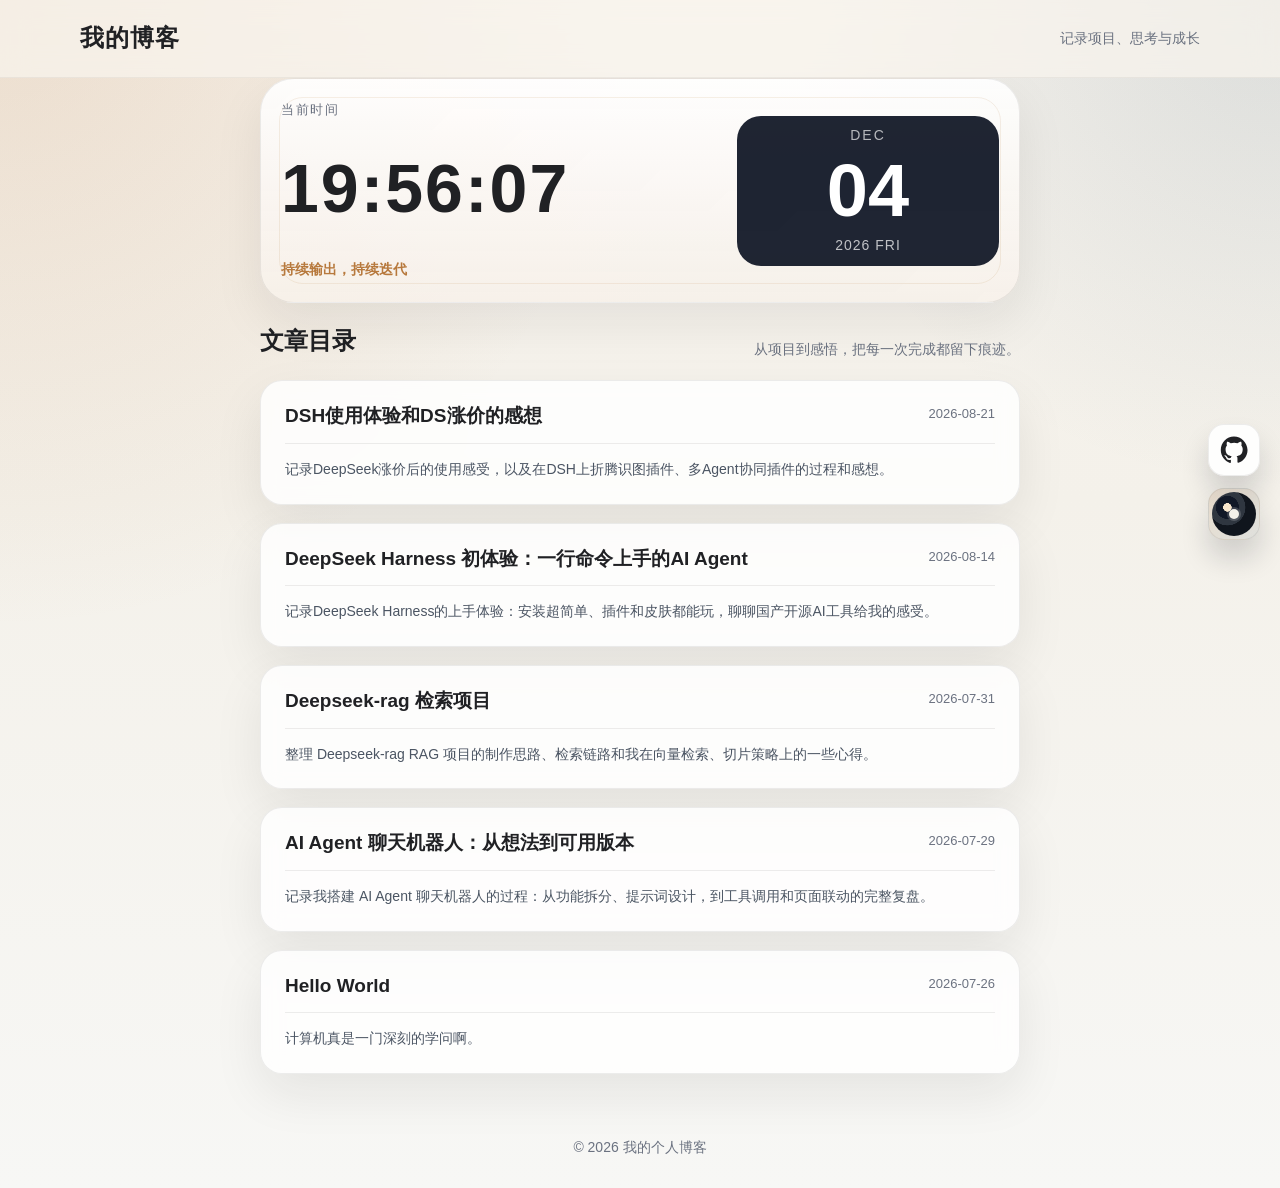
<file: index.html>
<!DOCTYPE html>
<html lang="zh-CN">
<head>
    <meta charset="UTF-8">
    <meta name="viewport" content="width=device-width, initial-scale=1.0">
    <title>我的个人博客</title>
    <link rel="stylesheet" href="style.css">
</head>
<body>
    <div id="bg-blur"></div>

    <header>
        <div class="container nav">
            <a href="#" class="logo" id="homeLink">我的博客</a>
            <span class="nav-subtitle">记录项目、思考与成长</span>
        </div>
    </header>

    <main class="container" id="app">
        <section id="homeView">
            <section class="hero-cards">
                <article class="time-display">
                    <div class="clock-panel">
                        <div class="clock-side">
                            <div class="time-label">当前时间</div>
                            <div class="time" id="currentTime">--:--:--</div>
                            <div class="time-caption">持续输出，持续迭代</div>
                        </div>
                        <div class="calendar-side">
                            <div class="calendar-month" id="currentMonth">--</div>
                            <div class="calendar-day" id="currentDay">--</div>
                            <div class="calendar-year" id="currentYear">----</div>
                        </div>
                    </div>
                </article>
            </section>

            <section class="content-grid">
                <section class="article-section">
                    <div class="section-header">
                        <h2>文章目录</h2>
                        <p>从项目到感悟，把每一次完成都留下痕迹。</p>
                    </div>
                    <div class="article-list article-list-vertical" id="articleList"></div>
                </section>
            </section>

        </section>

        <section id="detailView" style="display:none;">
            <article class="article-detail" id="articleDetail">
                <button id="backBtn" class="back-btn">← 返回</button>
                <h1 id="detailTitle"></h1>
                <div class="detail-image" id="detailImage"></div>
                <div class="info" id="detailMeta"></div>
                <div class="content" id="detailContent"></div>
            </article>
        </section>
    </main>

    <aside class="side-toolbar" aria-label="Quick actions">
        <button id="backToTop" class="toolbar-btn back-to-top" type="button" aria-label="Back to top">↑</button>
        <a class="toolbar-btn" href="https://github.com/mir-738" target="_blank" rel="noreferrer" aria-label="Open GitHub">
            <svg viewBox="0 0 24 24" aria-hidden="true">
                <path d="M12 .5C5.73.5.68 5.67.68 12.08c0 5.12 3.29 9.46 7.86 10.99.58.11.79-.26.79-.57v-2.1c-3.2.71-3.88-1.4-3.88-1.4-.52-1.36-1.26-1.72-1.26-1.72-1.03-.72.08-.71.08-.71 1.14.08 1.74 1.18 1.74 1.18 1.02 1.79 2.67 1.27 3.32.97.1-.76.39-1.27.7-1.56-2.56-.3-5.25-1.31-5.25-5.84 0-1.29.45-2.35 1.19-3.18-.12-.3-.52-1.5.11-3.13 0 0 .97-.32 3.16 1.21a10.86 10.86 0 0 1 5.75 0c2.19-1.53 3.16-1.21 3.16-1.21.63 1.63.23 2.83.11 3.13.74.83 1.19 1.89 1.19 3.18 0 4.54-2.69 5.54-5.26 5.84.4.35.76 1.03.76 2.08v3.08c0 .31.21.69.8.57 4.56-1.53 7.85-5.87 7.85-10.99C23.32 5.67 18.27.5 12 .5z"></path>
            </svg>
        </a>
        <button class="toolbar-btn music-toggle" id="musicToggle" type="button" aria-label="Play music">
            <span class="disc" id="musicDisc" aria-hidden="true">
                <span class="disc-hole"></span>
            </span>
        </button>
    </aside>

    <audio id="musicPlayer" preload="none" hidden>
        <source id="musicSource" src="music.mp3" type="audio/mpeg">
    </audio>

    <footer>
        <div class="container">
            <p>© 2026 我的个人博客</p>
        </div>
    </footer>

    <script src="data.js"></script>
    <script src="script.js"></script>
</body>
</html>
</file>
<file: style.css>
* {
    margin: 0;
    padding: 0;
    box-sizing: border-box;
    font-family: "Microsoft YaHei", "PingFang SC", sans-serif;
}

:root {
    --bg: #f4f1ea;
    --card: rgba(255, 255, 255, 0.82);
    --card-strong: rgba(255, 255, 255, 0.94);
    --text: #202124;
    --muted: #6b7280;
    --accent: #b7793d;
    --accent-soft: rgba(183, 121, 61, 0.12);
    --border: rgba(32, 33, 36, 0.08);
    --shadow: 0 20px 50px rgba(23, 23, 23, 0.08);
}

body {
    background:
        radial-gradient(circle at top left, rgba(183, 121, 61, 0.18), transparent 36%),
        radial-gradient(circle at top right, rgba(73, 104, 122, 0.16), transparent 28%),
        linear-gradient(180deg, #f8f4ee 0%, #f4f1ea 42%, #f7f7f5 100%);
    color: var(--text);
    line-height: 1.7;
    min-height: 100vh;
}

#bg-blur {
    position: fixed;
    inset: 0;
    z-index: -1;
    background-size: cover;
    background-position: center;
    background-repeat: no-repeat;
    filter: blur(18px) saturate(1.05);
    transform: scale(1.06);
    opacity: 0;
    transition: opacity 0.45s ease;
}

#bg-blur.show {
    opacity: 0.22;
}

.container {
    width: min(1120px, 92%);
    margin: 0 auto;
    padding: 0 16px;
}

header {
    position: sticky;
    top: 0;
    z-index: 100;
    background: rgba(248, 244, 238, 0.72);
    backdrop-filter: blur(14px);
    border-bottom: 1px solid rgba(32, 33, 36, 0.06);
}

.nav {
    display: flex;
    align-items: center;
    justify-content: space-between;
    padding: 18px 0;
    gap: 12px;
}

.logo {
    color: var(--text);
    text-decoration: none;
    font-size: 24px;
    font-weight: 800;
    letter-spacing: 1px;
}

.nav-subtitle {
    color: var(--muted);
    font-size: 14px;
}

.hero {
    display: grid;
    grid-template-columns: 1fr;
    gap: 24px;
    align-items: stretch;
    padding: 36px 0 18px;
}

.hero-cards {
    display: grid;
    grid-template-columns: minmax(0, 1fr);
    gap: 16px;
    align-items: stretch;
    max-width: 760px;
    margin: 0 auto;
}

.time-display,
.github-card,
.article-card,
.article-detail {
    border: 1px solid var(--border);
    box-shadow: var(--shadow);
}

.time-display {
    border-radius: 34px;
    padding: 20px;
    background:
        linear-gradient(180deg, rgba(255, 255, 255, 0.92), rgba(248, 242, 235, 0.88)),
        linear-gradient(135deg, rgba(183, 121, 61, 0.12), rgba(73, 104, 122, 0.08));
    color: var(--text);
    position: relative;
    overflow: hidden;
}

.time-display::before {
    content: "";
    position: absolute;
    inset: 18px;
    border-radius: 24px;
    border: 1px solid rgba(183, 121, 61, 0.12);
    pointer-events: none;
}

.clock-panel {
    display: grid;
    grid-template-columns: 1.35fr 0.8fr;
    gap: 14px;
    align-items: center;
}

.clock-side {
    display: flex;
    flex-direction: column;
    justify-content: center;
    min-height: 150px;
    position: relative;
    z-index: 1;
}

.calendar-side {
    min-height: 150px;
    border-radius: 24px;
    background: rgba(17, 24, 39, 0.94);
    color: #fff;
    display: flex;
    flex-direction: column;
    justify-content: center;
    align-items: center;
    text-align: center;
    gap: 6px;
    position: relative;
    z-index: 1;
}

.calendar-month {
    font-size: 14px;
    letter-spacing: 2px;
    text-transform: uppercase;
    color: rgba(255, 255, 255, 0.68);
}

.calendar-day {
    font-size: clamp(48px, 7vw, 74px);
    line-height: 1;
    font-weight: 900;
}

.calendar-year {
    font-size: 14px;
    color: rgba(255, 255, 255, 0.72);
    letter-spacing: 1px;
}

.time-label {
    font-size: 13px;
    letter-spacing: 1.6px;
    text-transform: uppercase;
    color: var(--muted);
    margin-bottom: 10px;
}

.time {
    font-size: clamp(42px, 6vw, 68px);
    font-weight: 800;
    letter-spacing: 2px;
}

.time-caption {
    margin-top: 12px;
    color: var(--accent);
    font-weight: 700;
    font-size: 14px;
}

.content-grid {
    display: grid;
    grid-template-columns: minmax(0, 760px);
    gap: 20px;
    justify-content: center;
    align-items: start;
}

.disc {
    width: 44px;
    height: 44px;
    border-radius: 50%;
    background: radial-gradient(circle at 35% 35%, #f8e6cc 0 10%, #111827 11% 28%, #2f3640 29% 44%, #10151d 45% 100%);
    display: inline-flex;
    align-items: center;
    justify-content: center;
    position: relative;
    animation: disc-spin 2.8s linear infinite;
    animation-play-state: paused;
}

.disc.playing {
    animation-play-state: running;
}

.disc-hole {
    width: 10px;
    height: 10px;
    border-radius: 50%;
    background: #f4f1ea;
    box-shadow: 0 0 0 2px rgba(255, 255, 255, 0.18);
}

@keyframes disc-spin {
    from { transform: rotate(0deg); }
    to { transform: rotate(360deg); }
}

.side-toolbar {
    position: fixed;
    right: 20px;
    top: 50%;
    transform: translateY(-50%);
    display: flex;
    flex-direction: column;
    gap: 12px;
    z-index: 200;
}

.toolbar-btn {
    width: 52px;
    height: 52px;
    border: 1px solid rgba(32, 33, 36, 0.08);
    border-radius: 16px;
    background: rgba(255, 255, 255, 0.9);
    color: var(--text);
    box-shadow: 0 18px 28px rgba(17, 24, 39, 0.16);
    display: inline-flex;
    align-items: center;
    justify-content: center;
    cursor: pointer;
    text-decoration: none;
    backdrop-filter: blur(10px);
}

.toolbar-btn svg {
    width: 28px;
    height: 28px;
    fill: currentColor;
}

.music-toggle {
    background: linear-gradient(135deg, rgba(183, 121, 61, 0.16), rgba(73, 104, 122, 0.12));
}

.back-to-top {
    opacity: 0;
    pointer-events: none;
    transform: translateX(10px) scale(0.95);
    transition: opacity 0.2s ease, transform 0.2s ease;
}

.back-to-top.show {
    opacity: 1;
    pointer-events: auto;
    transform: translateX(0) scale(1);
}

.article-section {
    padding: 18px 0 44px;
    max-width: 760px;
    width: 100%;
    margin: 0 auto;
}

.section-header {
    display: flex;
    justify-content: space-between;
    align-items: end;
    gap: 12px;
    margin-bottom: 18px;
}

.section-header h2 {
    font-size: 24px;
}

.section-header p {
    color: var(--muted);
    font-size: 14px;
}

.article-list {
    display: grid;
    grid-template-columns: 1fr;
    gap: 18px;
    max-width: 760px;
    margin: 0 auto;
}

.article-card {
    background: var(--card);
    backdrop-filter: blur(10px);
    border-radius: 22px;
    padding: 22px 24px;
    cursor: pointer;
    transition: transform 0.2s ease, box-shadow 0.2s ease, border-color 0.2s ease;
}

.article-card:hover {
    transform: translateY(-4px);
    border-color: rgba(183, 121, 61, 0.22);
    box-shadow: 0 22px 48px rgba(23, 23, 23, 0.12);
}

.article-card:active {
    transform: translateY(-1px);
}

.card-header {
    display: flex;
    justify-content: space-between;
    gap: 14px;
    align-items: flex-start;
}

.card-title {
    font-size: 19px;
    font-weight: 800;
    line-height: 1.35;
}

.card-date {
    color: var(--muted);
    font-size: 13px;
    white-space: nowrap;
}

.card-divider {
    border: none;
    border-top: 1px solid rgba(32, 33, 36, 0.08);
    margin: 14px 0;
}

.card-summary {
    color: #4b5563;
    font-size: 14px;
    line-height: 1.7;
}

.article-detail {
    background: var(--card-strong);
    backdrop-filter: blur(14px);
    border-radius: 28px;
    padding: 30px;
    margin: 28px 0 46px;
    position: relative;
    z-index: 2;
}

.article-detail h1 {
    font-size: clamp(28px, 4vw, 44px);
    margin-bottom: 16px;
    line-height: 1.15;
}

.detail-image {
    margin: 18px 0 22px;
}

.detail-image img {
    width: 100%;
    max-height: 440px;
    object-fit: cover;
    border-radius: 20px;
    box-shadow: 0 16px 34px rgba(0, 0, 0, 0.12);
}

.article-detail .info {
    color: var(--muted);
    margin-bottom: 20px;
    font-size: 14px;
}

.article-detail .content {
    font-size: 16px;
    line-height: 1.95;
}

.article-detail .content h1,
.article-detail .content h2,
.article-detail .content h3 {
    margin: 1.4em 0 0.6em;
    line-height: 1.25;
}

.article-detail .content p {
    margin-bottom: 1em;
    font-size: 17px;
    line-height: 2.05;
    color: #2f3a4a;
}

.article-detail .content p:first-of-type {
    font-size: 18px;
    font-weight: 500;
}

.article-detail .content h3 {
    font-size: 22px;
    font-weight: 800;
    color: #1f2937;
}

.article-detail .content .article-image {
    margin: 1.2em 0;
    text-align: center;
}

.article-detail .content .article-image img {
    max-width: 100%;
    height: auto;
    border-radius: 20px;
    box-shadow: 0 16px 34px rgba(0, 0, 0, 0.12);
}

.article-detail .content blockquote {
    margin: 1.2em 0;
    padding: 14px 18px;
    border-left: 4px solid var(--accent);
    background: rgba(183, 121, 61, 0.08);
    border-radius: 0 14px 14px 0;
    color: #374151;
    font-size: 16px;
    line-height: 1.9;
}

.article-detail .content ul {
    margin: 0 0 1em 1.2em;
    padding-left: 0.4em;
}

.article-detail .content li {
    margin-bottom: 0.5em;
    font-size: 17px;
    line-height: 1.9;
    color: #2f3a4a;
}

.article-detail .content strong {
    color: #1f2937;
}

.article-detail .content code {
    background: #f3f4f6;
    padding: 0.2em 0.45em;
    border-radius: 6px;
    font-family: ui-monospace, SFMono-Regular, Consolas, monospace;
}

.back-btn {
    background: var(--accent-soft);
    color: var(--accent);
    border: 1px solid rgba(183, 121, 61, 0.18);
    border-radius: 999px;
    padding: 10px 16px;
    cursor: pointer;
    font-size: 14px;
    margin-bottom: 18px;
    position: relative;
    z-index: 3;
    pointer-events: auto;
}

.back-btn:hover {
    background: rgba(183, 121, 61, 0.18);
}

footer {
    padding: 18px 0 28px;
    color: var(--muted);
    font-size: 14px;
    text-align: center;
}

@media (max-width: 860px) {
    .hero-cards {
        max-width: none;
    }

    .content-grid {
        grid-template-columns: 1fr;
    }

    .section-header {
        flex-direction: column;
        align-items: flex-start;
    }

}

@media (max-width: 640px) {
    .container {
        width: 94%;
        padding: 0 8px;
    }

    .nav {
        flex-direction: column;
        align-items: flex-start;
    }

    .time-display,
    .article-detail,
    .article-card,
    .mini-card {
        border-radius: 20px;
    }

    .article-detail {
        padding: 22px;
    }

    .time {
        font-size: 40px;
    }

    .date {
        font-size: 16px;
    }

    .clock-side,
    .calendar-side {
        min-height: auto;
        padding: 18px;
    }

    .clock-panel {
        grid-template-columns: 1fr;
    }

    .side-toolbar {
        right: 12px;
        gap: 10px;
    }

    .toolbar-btn {
        width: 46px;
        height: 46px;
        border-radius: 14px;
    }
}
</file>
